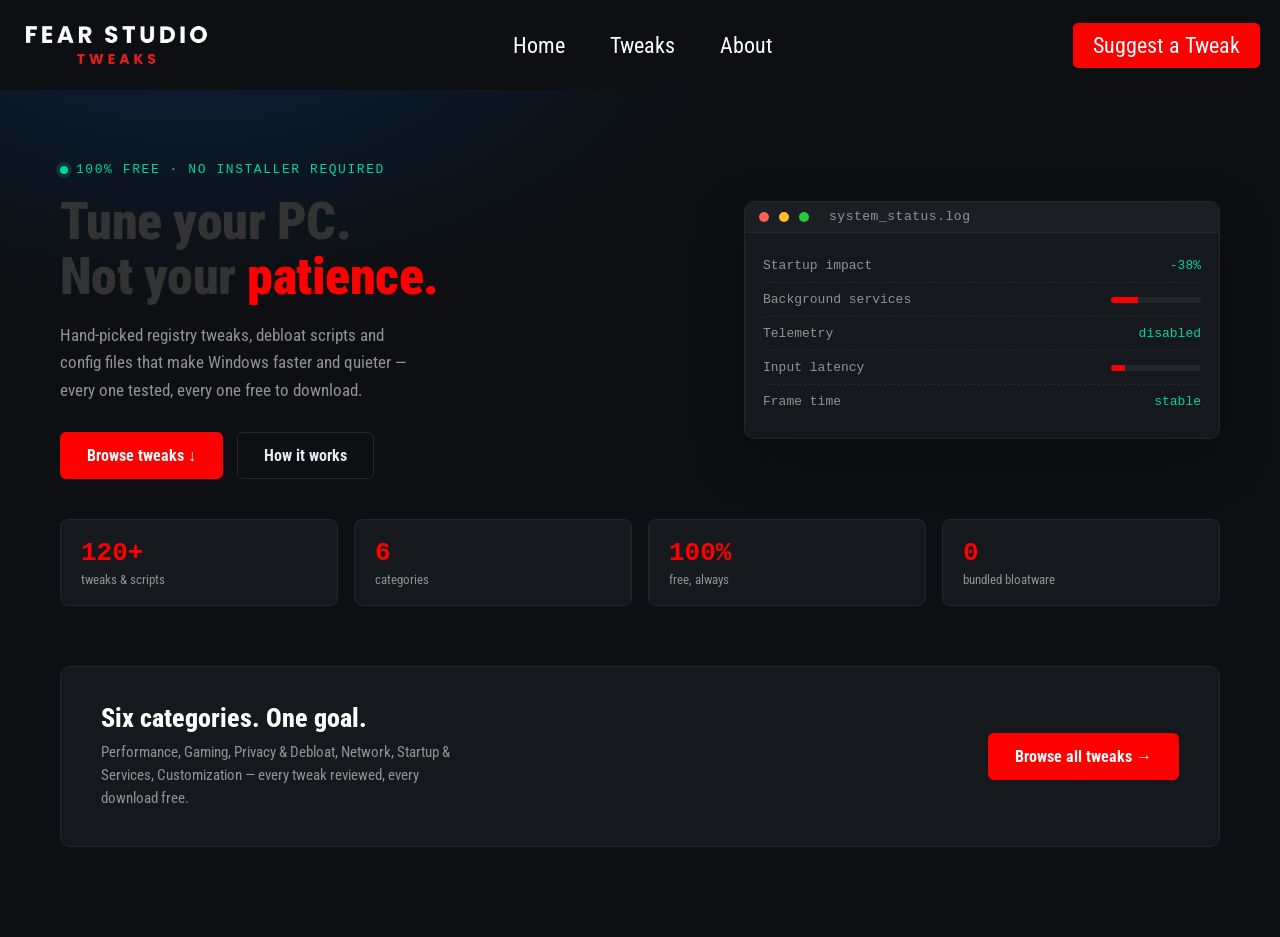
<file: index.html>
<!DOCTYPE html>
<html lang="en">
<head>
    <meta charset="UTF-8">
    <meta name="viewport" content="width=device-width, initial-scale=1.0">
    <link rel="stylesheet" href="CSS Files/index.css">
    <link rel="stylesheet" href="CSS Files/NavigationBar.css">
<link rel="icon" href="/images/logo/FearStudio Tweaks.png">


    <style>
@import url('https://fonts.googleapis.com/css2?family=Roboto+Condensed:ital,wght@0,100..900;1,100..900&display=swap');
</style>
 
    <title>Fear Studio Tweaks</title>
</head>
<body>

<nav class="navbar">
    <div class="logo">
        <img src="images/logo/FST.png" alt="Logo">
    </div>
    <div class="menu-left">
        <a href="index.html">Home</a>
        <a href="Tweaks.html">Tweaks</a>
        <a href="About.html">About</a>
    </div>

    <div class="menu-right">
        <a href="Suggest_a_tweak.html" class="cta-button">Suggest a Tweak</a>
        <div class="hamburger" onclick="toggleMobileMenu()">
            <span></span>
            <span></span>
            <span></span>
        </div>
    </div>
</nav>
<div id="mobileMenu" class="mobile-menu">
    <a href="#" class="closebtn" onclick="toggleMobileMenu()">&times;</a>
    <a href="index.html">Home</a>
    <a href="Tweaks.html">Tweaks</a>
    <a href="About.html">About</a>
    <a href="Suggest_a_tweak.html" class="cta-button">Suggest a Tweak</a>
</div>

<div class="page1">

    <div class="contentcenter">Welcome to the best free PC tweaks!</div>

    <!-- HERO -->
    <div class="hero">
        <div>
            <div class="hero-eyebrow">100% free · no installer required</div>
            <h1>Tune your PC.<br>Not your <span>patience.</span></h1>
            <p>Hand-picked registry tweaks, debloat scripts and config files that make Windows faster and quieter — every one tested, every one free to download.</p>
            <div class="hero-actions">
                <a href="Tweaks.html" class="btn btn-primary">Browse tweaks ↓</a>
                <a href="How_It_Works.html" class="btn btn-ghost">How it works</a>
            </div>
        </div>

        <div class="readout">
            <div class="readout-bar"><span></span><span></span><span></span><span class="readout-title">system_status.log</span></div>
            <div class="readout-body">
                <div class="readout-row"><span>Startup impact</span><b class="val-ok">-38%</b></div>
                <div class="readout-row"><span>Background services</span><div class="bar"><i style="width:30%"></i></div></div>
                <div class="readout-row"><span>Telemetry</span><b class="val-ok">disabled</b></div>
                <div class="readout-row"><span>Input latency</span><div class="bar"><i style="width:15%"></i></div></div>
                <div class="readout-row"><span>Frame time</span><b class="val-ok">stable</b></div>
            </div>
        </div>
    </div>

    <!-- STATS -->
    <div class="stats">
        <div class="stat"><div class="n">120+</div><div class="l">tweaks &amp; scripts</div></div>
        <div class="stat"><div class="n">6</div><div class="l">categories</div></div>
        <div class="stat"><div class="n">100%</div><div class="l">free, always</div></div>
        <div class="stat"><div class="n">0</div><div class="l">bundled bloatware</div></div>
    </div>

    <!-- TWEAKS TEASER -->
    <div class="tweaks-teaser">
        <div class="teaser-box">
            <div>
                <h2>Six categories. One goal.</h2>
                <p>Performance, Gaming, Privacy &amp; Debloat, Network, Startup &amp; Services, Customization — every tweak reviewed, every download free.</p>
            </div>
            <a href="Tweaks.html" class="btn btn-primary">Browse all tweaks →</a>
        </div>
    </div>

</div>

<script>
function toggleMobileMenu() {
    const menu = document.getElementById("mobileMenu");
    if (menu.style.width === "250px") {
        menu.style.width = "0";
    } else {
        menu.style.width = "250px";
    }
}
</script>

</body>
</html>
</file>
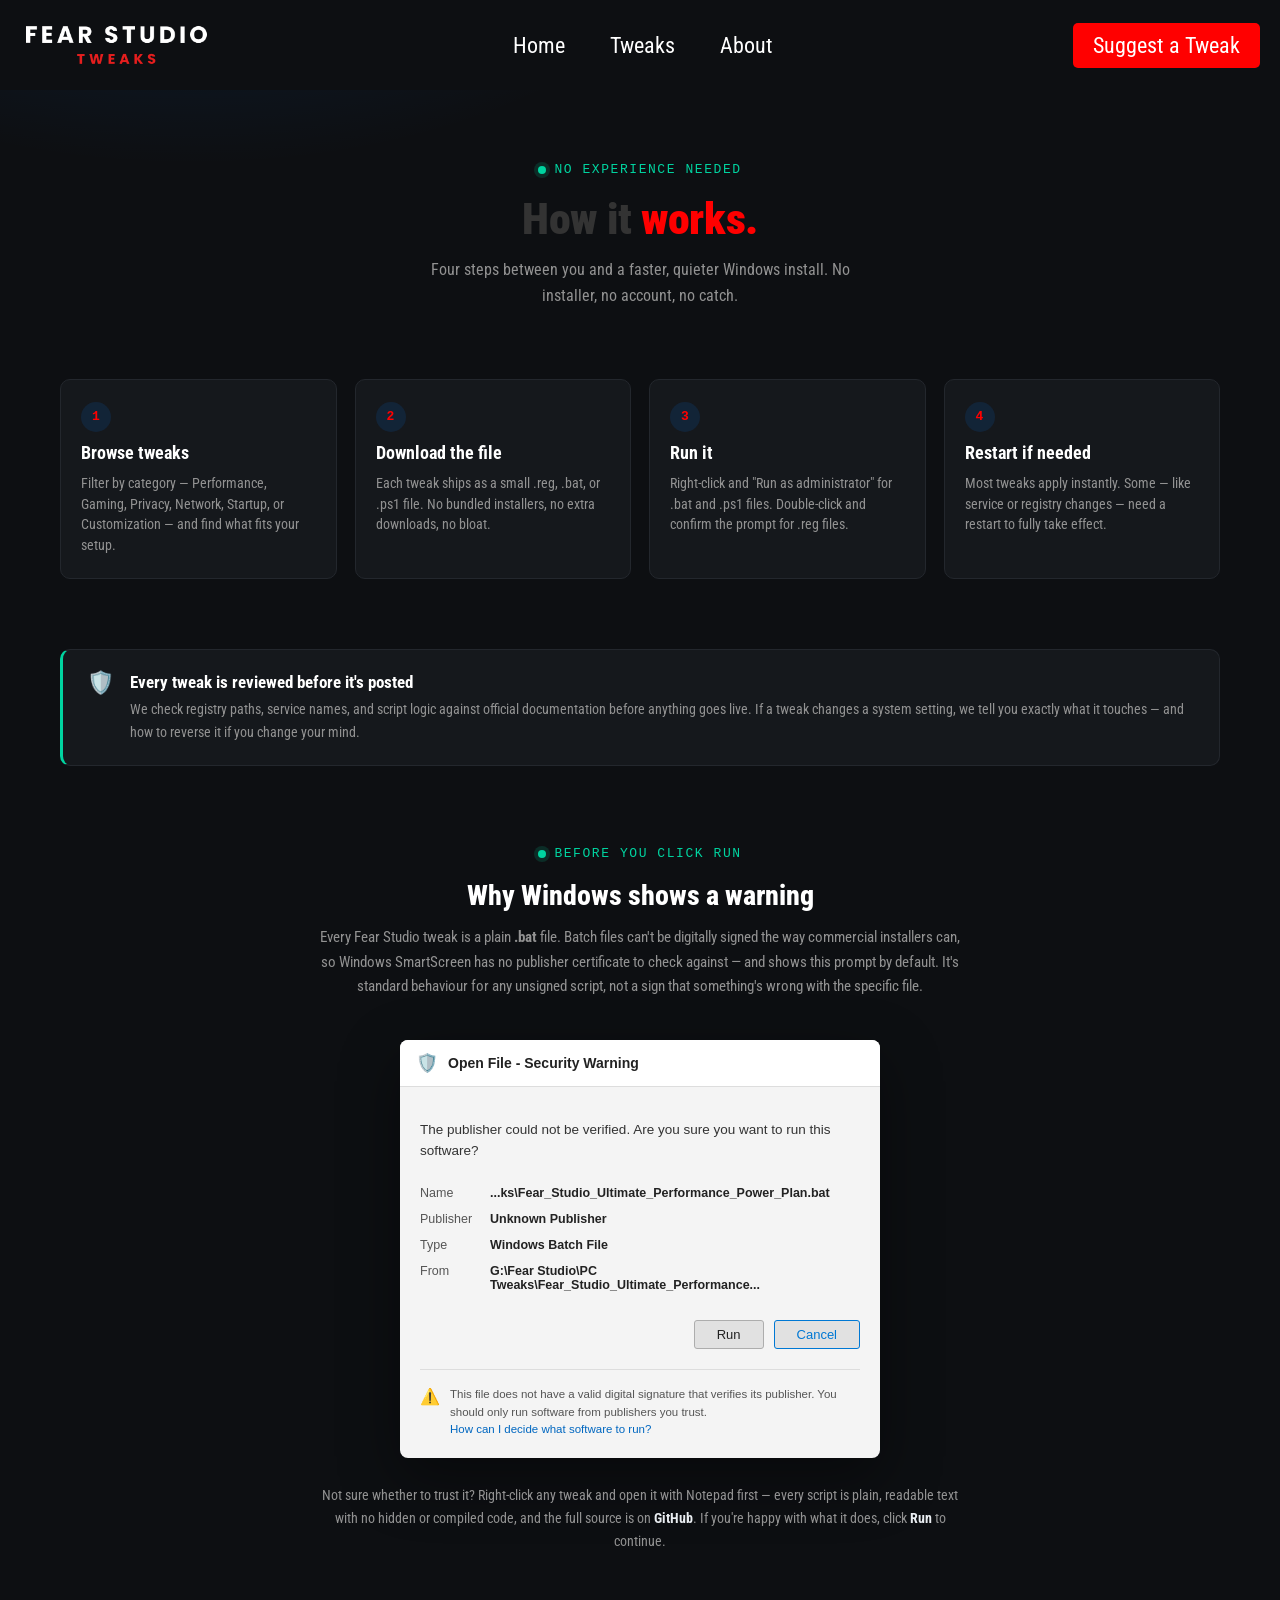
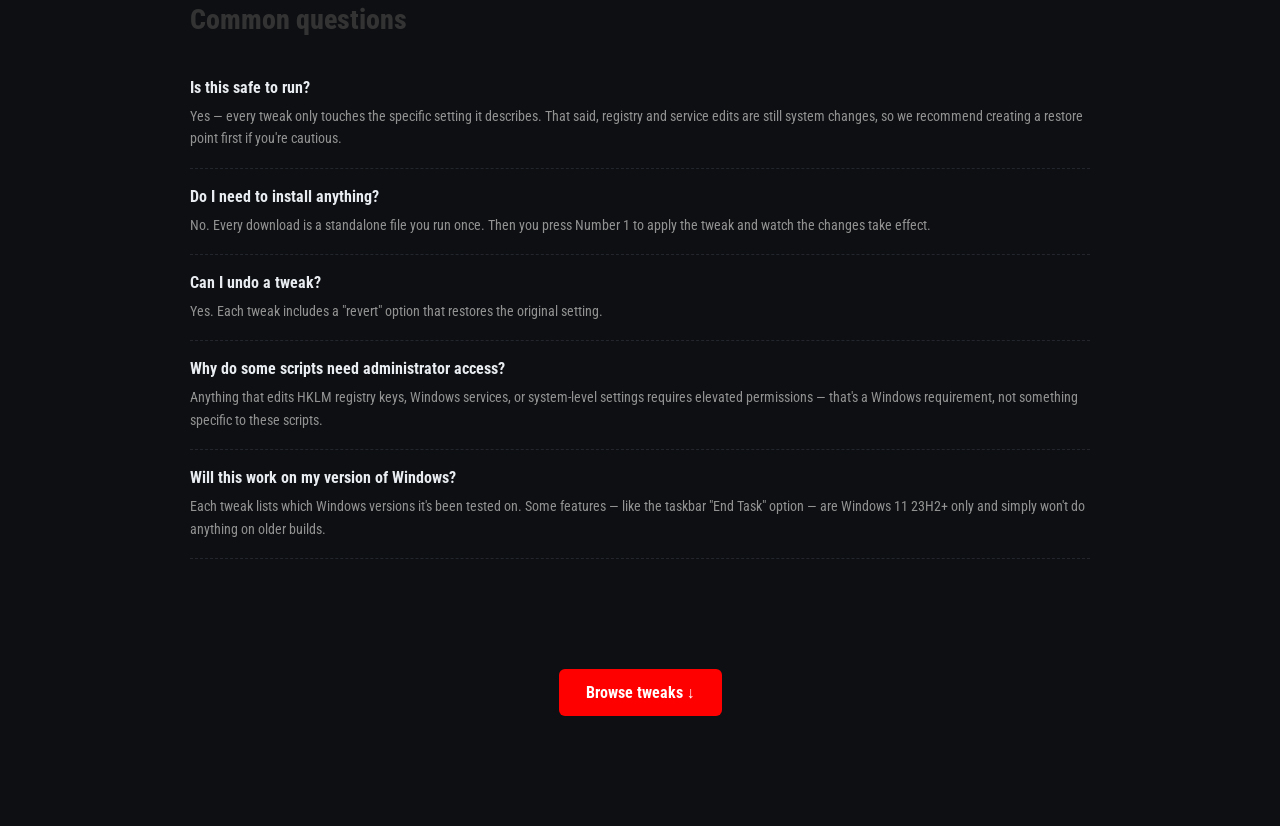
<file: How_It_Works.html>
<!DOCTYPE html>
<html lang="en">
<head>
    <meta charset="UTF-8">
    <meta name="viewport" content="width=device-width, initial-scale=1.0">
    <link rel="stylesheet" href="CSS Files/index.css">
    <link rel="stylesheet" href="CSS Files/NavigationBar.css">
    <link rel="stylesheet" href="CSS Files/How_It_Works.css">

<link rel="icon" href="/images/logo/FearStudio Tweaks.png">



    <title>How It Works - Fear Studio Tweaks</title>
</head>
<body>

<nav class="navbar">
    <div class="logo">
        <img src="images/logo/FST.png" alt="Logo">
    </div>
    <div class="menu-left">
        <a href="index.html">Home</a>
        <a href="index.html#tweaks">Tweaks</a>
        <a href="About.html">About</a>
    </div>

    <div class="menu-right">
        <a href="Suggest_a_tweak.html" class="cta-button">Suggest a Tweak</a>
        <div class="hamburger" onclick="toggleMobileMenu()">
            <span></span>
            <span></span>
            <span></span>
        </div>
    </div>
</nav>
<div id="mobileMenu" class="mobile-menu">
    <a href="#" class="closebtn" onclick="toggleMobileMenu()">&times;</a>
    <a href="index.html">Home</a>
    <a href="index.html#tweaks">Tweaks</a>
    <a href="About.html">About</a>
    <a href="Suggest_a_tweak.html" class="cta-button">Suggest a Tweak</a>
</div>

<div class="page1 locked">

    <!-- HERO -->
    <div class="hiw-hero">
        <div class="hero-eyebrow">no experience needed</div>
        <h1>How it <span>works.</span></h1>
        <p>Four steps between you and a faster, quieter Windows install. No installer, no account, no catch.</p>
    </div>

    <!-- STEPS -->
    <div class="steps-section">
        <div class="steps">

            <div class="step">
                <div class="step-num">1</div>
                <h3>Browse tweaks</h3>
                <p>Filter by category — Performance, Gaming, Privacy, Network, Startup, or Customization — and find what fits your setup.</p>
            </div>

            <div class="step">
                <div class="step-num">2</div>
                <h3>Download the file</h3>
                <p>Each tweak ships as a small .reg, .bat, or .ps1 file. No bundled installers, no extra downloads, no bloat.</p>
            </div>

            <div class="step">
                <div class="step-num">3</div>
                <h3>Run it</h3>
                <p>Right-click and "Run as administrator" for .bat and .ps1 files. Double-click and confirm the prompt for .reg files.</p>
            </div>

            <div class="step">
                <div class="step-num">4</div>
                <h3>Restart if needed</h3>
                <p>Most tweaks apply instantly. Some — like service or registry changes — need a restart to fully take effect.</p>
            </div>

        </div>
    </div>

    <!-- SAFETY -->
    <div class="safety-section">
        <div class="safety-box">
            <div class="icon">🛡️</div>
            <div>
                <h3>Every tweak is reviewed before it's posted</h3>
                <p>We check registry paths, service names, and script logic against official documentation before anything goes live. If a tweak changes a system setting, we tell you exactly what it touches — and how to reverse it if you change your mind.</p>
            </div>
        </div>
    </div>

    <!-- SMARTSCREEN WARNING -->
    <div class="hiw-warning">
        <div class="hero-eyebrow">before you click run</div>
        <h2>Why Windows shows a warning</h2>
        <p class="hiw-warning-intro">Every Fear Studio tweak is a plain <strong>.bat</strong> file. Batch files can't be digitally signed the way commercial installers can, so Windows SmartScreen has no publisher certificate to check against — and shows this prompt by default. It's standard behaviour for any unsigned script, not a sign that something's wrong with the specific file.</p>

        <div class="windows-warning">
            <div class="warning-title">
                <span class="warning-icon">🛡️</span>
                Open File - Security Warning
            </div>
            <div class="warning-body">
                <p class="warning-text">The publisher could not be verified. Are you sure you want to run this software?</p>
                <table class="warning-table">
                    <tr>
                        <td>Name</td>
                        <td>...ks\Fear_Studio_Ultimate_Performance_Power_Plan.bat</td>
                    </tr>
                    <tr>
                        <td>Publisher</td>
                        <td>Unknown Publisher</td>
                    </tr>
                    <tr>
                        <td>Type</td>
                        <td>Windows Batch File</td>
                    </tr>
                    <tr>
                        <td>From</td>
                        <td>G:\Fear Studio\PC Tweaks\Fear_Studio_Ultimate_Performance...</td>
                    </tr>
                </table>
                <div class="warning-buttons">
                    <button class="run-btn">Run</button>
                    <button class="cancel-btn">Cancel</button>
                </div>
                <div class="warning-footer">
                    <span class="warning-footer-icon">⚠️</span>
                    <p class="warning-footer-text">This file does not have a valid digital signature that verifies its publisher. You should only run software from publishers you trust.<br><a href="#">How can I decide what software to run?</a></p>
                </div>
            </div>
        </div>

        <p class="hiw-warning-note">Not sure whether to trust it? Right-click any tweak and open it with Notepad first — every script is plain, readable text with no hidden or compiled code, and the full source is on <strong>GitHub</strong>. If you're happy with what it does, click <strong>Run</strong> to continue.</p>
    </div>

    <!-- FAQ -->
    <div class="faq-section">
        <h2>Common questions</h2>

        <div class="faq-item">
            <h4>Is this safe to run?</h4>
            <p>Yes — every tweak only touches the specific setting it describes. That said, registry and service edits are still system changes, so we recommend creating a restore point first if you're cautious.</p>
        </div>

        <div class="faq-item">
            <h4>Do I need to install anything?</h4>
            <p>No. Every download is a standalone file you run once. Then you press Number 1 to apply the tweak and watch the changes take effect.</p>
        </div>

        <div class="faq-item">
            <h4>Can I undo a tweak?</h4>
            <p>Yes. Each tweak includes a "revert" option that restores the original setting.</p>
        </div>

        <div class="faq-item">
            <h4>Why do some scripts need administrator access?</h4>
            <p>Anything that edits HKLM registry keys, Windows services, or system-level settings requires elevated permissions — that's a Windows requirement, not something specific to these scripts.</p>
        </div>

        <div class="faq-item">
            <h4>Will this work on my version of Windows?</h4>
            <p>Each tweak lists which Windows versions it's been tested on. Some features — like the taskbar "End Task" option — are Windows 11 23H2+ only and simply won't do anything on older builds.</p>
        </div>
    </div>

    <!-- CTA -->
    <div class="hiw-cta">
        <a href="index.html#tweaks" class="btn btn-primary">Browse tweaks ↓</a>
    </div>

</div>




<script>
function toggleMobileMenu() {
    const menu = document.getElementById("mobileMenu");
    if (menu.style.width === "250px") {
        menu.style.width = "0";
    } else {
        menu.style.width = "250px";
    }
}
</script>

</body>
</html>
</file>
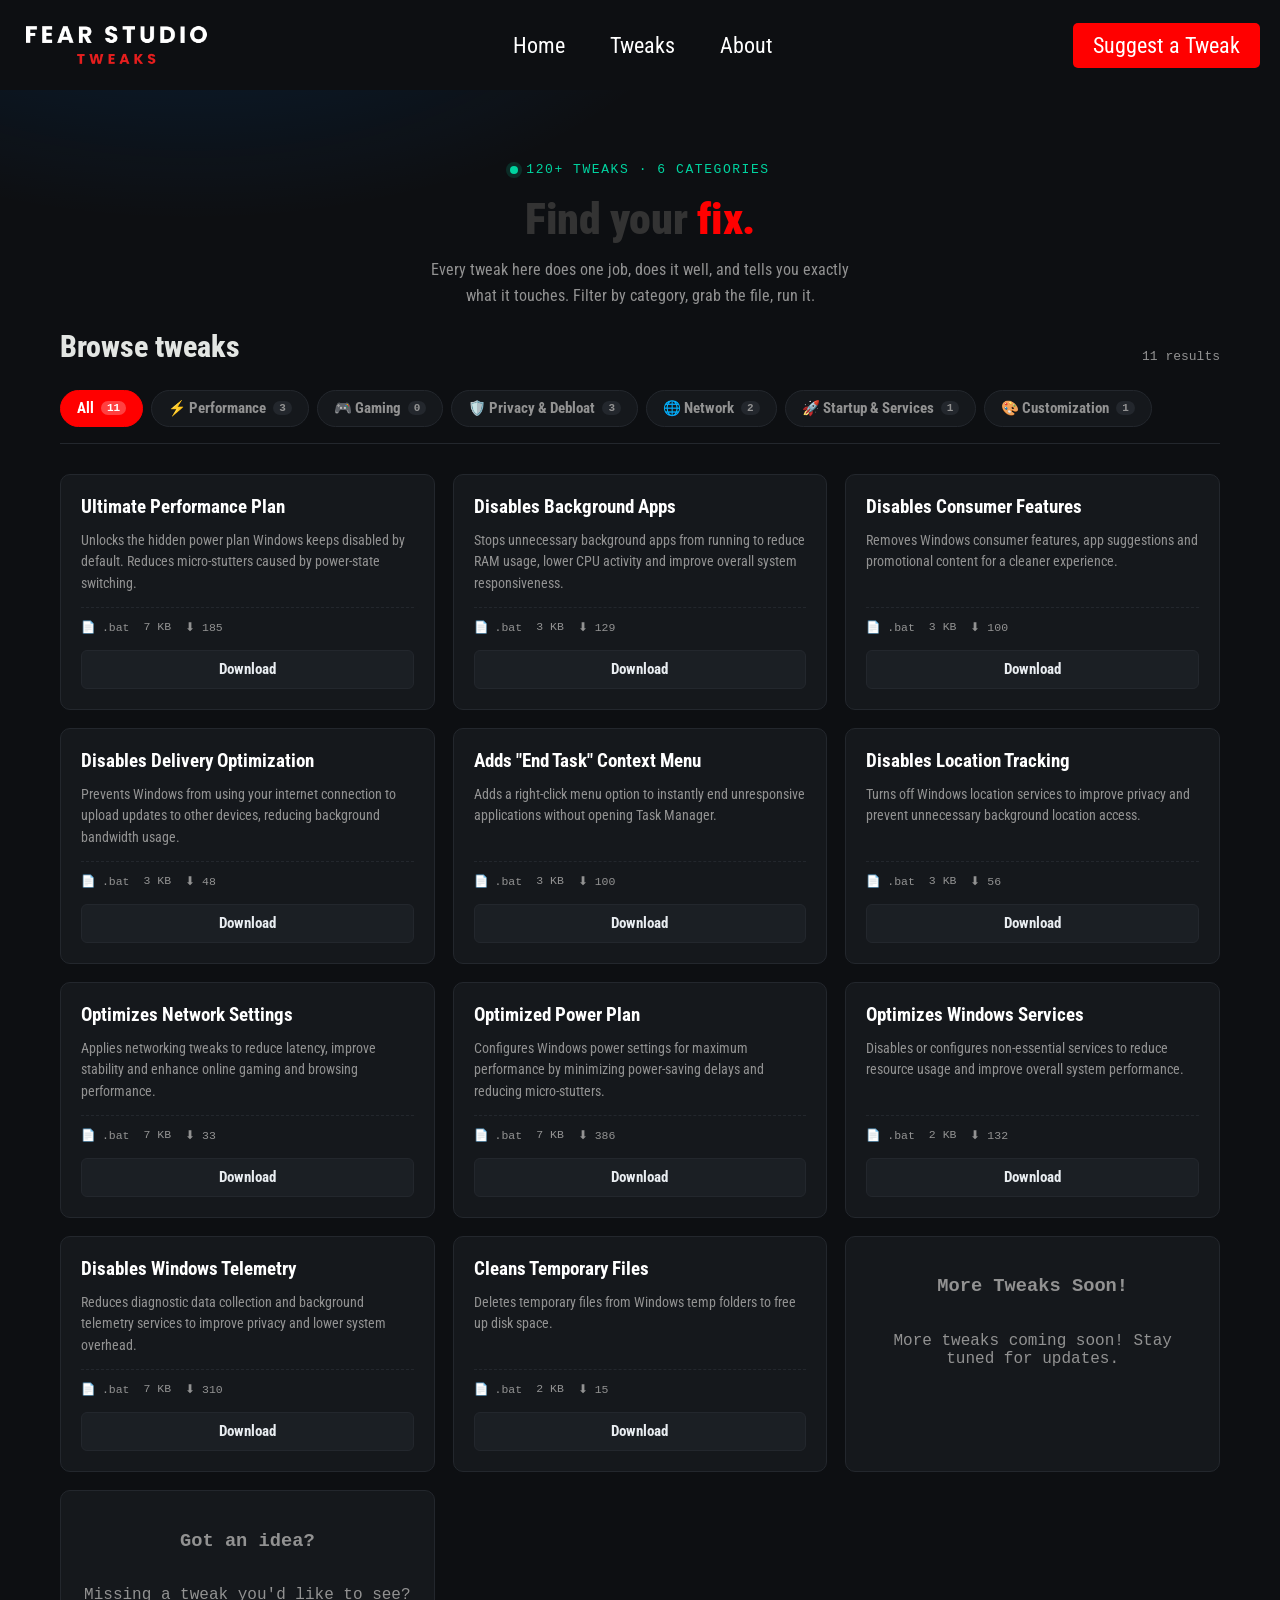
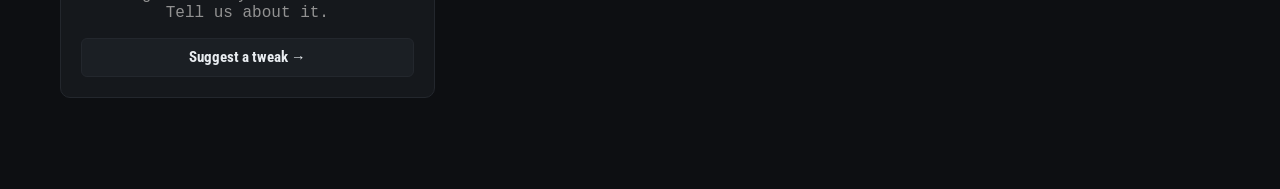
<file: Tweaks.html>
<!DOCTYPE html>
<html lang="en">
<head>
    <meta charset="UTF-8">
    <meta name="viewport" content="width=device-width, initial-scale=1.0">
    <link rel="stylesheet" href="CSS Files/index.css">
    <link rel="stylesheet" href="CSS Files/NavigationBar.css">
    <link rel="stylesheet" href="CSS Files/Tweaks.css">
<link rel="icon" href="/images/logo/FearStudio Tweaks.png">

    <style>
@import url('https://fonts.googleapis.com/css2?family=Roboto+Condensed:ital,wght@0,100..900;1,100..900&display=swap');
</style>

    <title>Tweaks - Fear Studio Tweaks</title>
</head>
<body>

<nav class="navbar">
    <div class="logo">
        <img src="images/logo/FST.png" alt="Logo">
    </div>
    <div class="menu-left">
        <a href="index.html">Home</a>
        <a href="Tweaks.html">Tweaks</a>
        <a href="About.html">About</a>
    </div>

    <div class="menu-right">
        <a href="Suggest_a_tweak.html" class="cta-button">Suggest a Tweak</a>
        <div class="hamburger" onclick="toggleMobileMenu()">
            <span></span>
            <span></span>
            <span></span>
        </div>
    </div>
</nav>
<div id="mobileMenu" class="mobile-menu">
    <a href="#" class="closebtn" onclick="toggleMobileMenu()">&times;</a>
    <a href="index.html">Home</a>
    <a href="Tweaks.html">Tweaks</a>
    <a href="About.html">About</a>
    <a href="Suggest_a_tweak.html" class="cta-button">Suggest a Tweak</a>
</div>

<div class="page1">

    <!-- HERO -->
    <div class="tw-hero">
        <div class="hero-eyebrow">120+ tweaks · 6 categories</div>
        <h1>Find your <span>fix.</span></h1>
        <p>Every tweak here does one job, does it well, and tells you exactly what it touches. Filter by category, grab the file, run it.</p>
    </div>

    <!-- TWEAKS -->
    <div class="tweaks-section" id="tweaks">
        <div class="section-head">
            <h2>Browse tweaks</h2>
            <div class="result-count"><span id="resultCount">1</span> results</div>
        </div>

        <div class="tabs" id="tabs">
            <button class="tab active" data-filter="all">All <span class="count"></span></button>
            <button class="tab" data-filter="performance">⚡ Performance <span class="count"></span></button>
            <button class="tab" data-filter="gaming">🎮 Gaming <span class="count"></span></button>
            <button class="tab" data-filter="privacy">🛡️ Privacy &amp; Debloat <span class="count"></span></button>
            <button class="tab" data-filter="network">🌐 Network <span class="count"></span></button>
            <button class="tab" data-filter="startup">🚀 Startup &amp; Services <span class="count"></span></button>
            <button class="tab" data-filter="customization">🎨 Customization <span class="count"></span></button>
        </div>

        <div class="grid" id="grid">

            <div class="card" data-cat="performance">

                <h3>Ultimate Performance Plan</h3>
                <p>Unlocks the hidden power plan Windows keeps disabled by default. Reduces micro-stutters caused by power-state switching.</p>
                <div class="card-meta"><span>📄 .bat</span><span>7 KB</span><span>⬇ 185</span></div>
                <a href="Tweak_Files/Power_Plan/FearStudioPowerPlan.bat" class="card-dl">Download</a>
            </div>

             <div class="card" data-cat="Performance">

                <h3>Disables Background Apps</h3>
                <p>Stops unnecessary background apps from running to reduce RAM usage, lower CPU activity and improve overall system responsiveness.</p>
                <div class="card-meta"><span>📄 .bat</span><span>3 KB</span><span>⬇ 129</span></div>
                <a href="Tweak_Files/Background Apps Disable/Background_Apps_Disable.bat" class="card-dl">Download</a>
            </div>

            <div class="card" data-cat="privacy">

                <h3>Disables Consumer Features</h3>
                <p>Removes Windows consumer features, app suggestions and promotional content for a cleaner experience.</p>
                <div class="card-meta"><span>📄 .bat</span><span>3 KB</span><span>⬇ 100</span></div>
                <a href="Tweak_Files/Consumer Features Disable/Consumer_Features_Disable.bat" class="card-dl">Download</a>
            </div>

            <div class="card" data-cat="network">

                <h3>Disables Delivery Optimization</h3>
                <p>Prevents Windows from using your internet connection to upload updates to other devices, reducing background bandwidth usage.</p>
                <div class="card-meta"><span>📄 .bat</span><span>3 KB</span><span>⬇ 48</span></div>
                <a href="Tweak_Files/Delivery Optimization - Disable/Delivery_Optimization.bat" class="card-dl">Download</a>
            </div>

            <div class="card" data-cat="customization">

                <h3>Adds "End Task" Context Menu</h3>
                <p>Adds a right-click menu option to instantly end unresponsive applications without opening Task Manager.</p>
                <div class="card-meta"><span>📄 .bat</span><span>3 KB</span><span>⬇ 100</span></div>
                <a href="Tweak_Files/End_With_Right_Click/End_With_Right_Click.bat" class="card-dl">Download</a>
            </div>

            <div class="card" data-cat="privacy">

                <h3>Disables Location Tracking</h3>
                <p>Turns off Windows location services to improve privacy and prevent unnecessary background location access.</p>
                <div class="card-meta"><span>📄 .bat</span><span>3 KB</span><span>⬇ 56</span></div>
                <a href="Tweak_Files/Location Tracking/Location_Tracking.bat" class="card-dl">Download</a>
            </div>


            <div class="card" data-cat="network">

                <h3>Optimizes Network Settings</h3>
                <p>Applies networking tweaks to reduce latency, improve stability and enhance online gaming and browsing performance.</p>
                <div class="card-meta"><span>📄 .bat</span><span>7 KB</span><span>⬇ 33</span></div>
                <a href="Tweak_Files/Network/FearStudioNetworkTweak.bat" class="card-dl">Download</a>
            </div>

            <div class="card" data-cat="performance">

                <h3>Optimized Power Plan</h3>
                <p>Configures Windows power settings for maximum performance by minimizing power-saving delays and reducing micro-stutters.</p>
                <div class="card-meta"><span>📄 .bat</span><span>7 KB</span><span>⬇ 386</span></div>
                <a href="Tweak_Files/Power_Plan/FearStudioPowerPlan.bat" class="card-dl">Download</a>
            </div>

            <div class="card" data-cat="startup">

                <h3>Optimizes Windows Services</h3>
                <p>Disables or configures non-essential services to reduce resource usage and improve overall system performance.</p>
                <div class="card-meta"><span>📄 .bat</span><span>2 KB</span><span>⬇ 132</span></div>
                <a href="Tweak_Files/Services Optimizer/Services_Optimizer.bat" class="card-dl">Download</a>
            </div>

            <div class="card" data-cat="privacy">

                <h3>Disables Windows Telemetry</h3>
                <p>Reduces diagnostic data collection and background telemetry services to improve privacy and lower system overhead.</p>
                <div class="card-meta"><span>📄 .bat</span><span>7 KB</span><span>⬇ 310</span></div>
                <a href="Tweak_Files/Telemetry Disable/Telemetry Disable.bat" class="card-dl">Download</a>
            </div>

             <div class="card" data-cat="performance">

                <h3>Cleans Temporary Files </h3>
                <p>Deletes temporary files from Windows temp folders to free up disk space.</p>
                <div class="card-meta"><span>📄 .bat</span><span>2 KB</span><span>⬇ 15</span></div>
                <a href="Tweak_Files/Temp Files Delete/Temp_Files_Delete.bat" class="card-dl">Download</a>
            </div>



            <div class="template-card" data-cat="performance">

                <h3>More Tweaks Soon!</h3>
                <p>More tweaks coming soon! Stay tuned for updates.</p>

            </div>

            <div class="template-card">
                <h3>Got an idea?</h3>
                <p>Missing a tweak you'd like to see? Tell us about it.</p>
                <a href="Suggest_a_tweak.html" class="card-dl" style="margin-top:auto;">Suggest a tweak →</a>
            </div>

        </div>
    </div>

</div>

<script>
function toggleMobileMenu() {
    const menu = document.getElementById("mobileMenu");
    if (menu.style.width === "250px") {
        menu.style.width = "0";
    } else {
        menu.style.width = "250px";
    }
}

// Category filtering + live counts
const tabs = document.querySelectorAll('.tab');
// Only real tweak cards count — .template-card cards are excluded
const cards = document.querySelectorAll('.card');
const resultCount = document.getElementById('resultCount');

function updateTabCounts() {
    tabs.forEach(tab => {
        const countSpan = tab.querySelector('.count');
        if (!countSpan) return;
        const filter = tab.dataset.filter;
        const count = filter === 'all'
            ? cards.length
            : document.querySelectorAll(`.card[data-cat="${filter}"]`).length;
        countSpan.textContent = count;
    });
}

function applyFilter(filter) {
    let visible = 0;
    cards.forEach(card => {
        const match = filter === 'all' || card.dataset.cat === filter;
        card.classList.toggle('hidden', !match);
        if (match) visible++;
    });
    resultCount.textContent = visible;
}

tabs.forEach(tab => {
    tab.addEventListener('click', () => {
        tabs.forEach(t => t.classList.remove('active'));
        tab.classList.add('active');
        applyFilter(tab.dataset.filter);
    });
});

// Initialize counts and results on page load
updateTabCounts();
applyFilter('all');
</script>

</body>
</html>
</file>
<file: CSS Files/index.css>
:root{
    --bg: #0d0f12;
    --panel: #15181c;
    --panel-2: #1b1f24;
    --line: #23272d;
    --text: #e9edf1;
    --text-dim: #929292;
    --accent: #ff0000;
    --accent-dim: #b30000;
    --ok: #00d4a0;
    --warn: #ff5c5c;
    --mono: "Roboto Mono", monospace;
}

body{ background-color: var(--bg); color: var(--text); }

.contentcenter{ display:none; } /* replaced by hero below */

.page1{
    padding: 0;
    width: 100%;
    height: auto;
    min-height: calc(100vh - 70px);
    background:
        radial-gradient(ellipse 900px 500px at 15% -10%, rgba(0,123,255,0.16), transparent 60%),
        var(--bg);
}

/* ---------- HERO ---------- */
.hero{
    max-width: 1160px;
    margin: 0 auto;
    padding: 72px 24px 40px;
    display: grid;
    grid-template-columns: 1.15fr 0.85fr;
    gap: 40px;
    align-items: center;
}
.hero-eyebrow{
    font-family: var(--mono);
    font-size: 13px;
    letter-spacing: 0.12em;
    color: var(--ok);
    text-transform: uppercase;
    display: flex;
    align-items: center;
    gap: 8px;
    margin-bottom: 18px;
}
.hero-eyebrow::before{
    content:"";
    width: 8px; height: 8px; border-radius: 50%;
    background: var(--ok);
    box-shadow: 0 0 0 4px rgba(0,212,160,0.15);
}
.hero h1{
    font-family: "Roboto Condensed", sans-serif;
    font-weight: 900;
    font-size: 52px;
    line-height: 1.05;
    margin: 0 0 18px;
    letter-spacing: -0.01em;
}
.hero h1 span{ color: var(--accent); }
.hero p{
    color: var(--text-dim);
    font-size: 17px;
    line-height: 1.6;
    max-width: 46ch;
    margin: 0 0 28px;
}
.hero-actions{ display:flex; gap: 14px; flex-wrap: wrap; }
.btn{
    font-family: "Roboto Condensed", sans-serif;
    font-weight: 700;
    font-size: 16px;
    padding: 13px 26px;
    border-radius: 6px;
    text-decoration: none;
    cursor: pointer;
    border: 1px solid transparent;
    transition: 0.2s ease;
    display: inline-flex;
    align-items: center;
    gap: 8px;
}
.btn-primary{ background: var(--accent); color: #fff; }
.btn-primary:hover{ background: var(--accent-dim); }
.btn-ghost{ background: transparent; color: var(--text); border-color: var(--line); }
.btn-ghost:hover{ border-color: var(--accent); color: var(--accent); }

/* readout panel */
.readout{
    

    background: var(--panel);
    border: 1px solid var(--line);
    border-radius: 10px;
    font-family: var(--mono);
    font-size: 13px;
    overflow: hidden;
    box-shadow: 0 20px 50px rgba(0,0,0,0.35);
}
.readout-bar{

   
    display:flex; align-items:center; gap: 10px;
    padding: 10px 14px;
    background: var(--panel-2);
    border-bottom: 1px solid var(--line);
    color: var(--text-dim);
}
.readout-bar span{
    width:10px; height:10px; border-radius:50%;
text-align:center; line-height:10px; font-size: 13px;
}
.readout-bar span:nth-child(1){ background:#ff5f56; }
.readout-bar span:nth-child(2){ background:#ffbd2e; }
.readout-bar span:nth-child(3){ background:#27c93f; }
.readout-title{
    margin-left: 10px;
    font-size: 12px;
    letter-spacing: 0.04em;
}
.readout-body{ padding: 16px 18px 20px; }
.readout-row{
    display:flex; justify-content:space-between; align-items:center;
    padding: 9px 0; border-bottom: 1px dashed var(--line);
    color: var(--text-dim);
}
.readout-row:last-child{ border-bottom: none; }
.readout-row b{ color: var(--text); font-weight: 500; }
.readout-row .val-ok{ color: var(--ok); }
.readout-row .bar{
    width: 90px; height: 6px; background: var(--line); border-radius: 3px; overflow:hidden;
}
.readout-row .bar i{ display:block; height:100%; background: var(--accent); }

/* ---------- STATS STRIP ---------- */
.stats{
    max-width: 1160px;
    margin: 0 auto;
    padding: 0 24px 50px;
    display: grid;
    grid-template-columns: repeat(4, 1fr);
    gap: 16px;
}
.stat{
    background: var(--panel);
    border: 1px solid var(--line);
    border-radius: 8px;
    padding: 18px 20px;
}
.stat .n{
    font-family: var(--mono);
    font-size: 26px;
    font-weight: 700;
    color: var(--accent);
}
.stat .l{
    font-size: 13px;
    color: var(--text-dim);
    margin-top: 4px;
}

/* ---------- HOMEPAGE TWEAKS TEASER ---------- */
.tweaks-teaser{
    max-width: 1160px;
    margin: 0 auto;
    padding: 10px 24px 90px;
}
.teaser-box{
    background: var(--panel);
    border: 1px solid var(--line);
    border-radius: 10px;
    padding: 36px 40px;
    display: flex;
    justify-content: space-between;
    align-items: center;
    gap: 24px;
    flex-wrap: wrap;
}
.teaser-box h2{
    font-family: "Roboto Condensed", sans-serif;
    font-size: 26px;
    font-weight: 800;
    margin: 0 0 8px;
    color: white;
}
.teaser-box p{
    color: var(--text-dim);
    font-size: 14.5px;
    line-height: 1.6;
    margin: 0;
    max-width: 52ch;
}
.teaser-box .btn{ flex-shrink: 0; }

@media screen and (max-width: 620px){
    .teaser-box{ flex-direction: column; align-items: flex-start; }
}

/* ---------- RESPONSIVE ---------- */
@media screen and (max-width: 980px){
    .hero{ grid-template-columns: 1fr; padding-top: 50px; }
    .stats{ grid-template-columns: repeat(2,1fr); }
}
@media screen and (max-width: 620px){
    .hero h1{ font-size: 38px; }
    .stats{ grid-template-columns: 1fr 1fr; }
}
</file>
<file: CSS Files/NavigationBar.css>
body {
    margin: 0;
    font-family: "Roboto Condensed", sans-serif;
   
    color: #333;
    
}
/* NAVBAR */
.navbar {
    display: flex;
    justify-content: space-between;
    align-items: center;
    background-color: #33333300;

    color: white;
    padding: 10px 20px;
    height: 70px;
    box-shadow: 0 2px 5px rgba(0,0,0,0.2);
    font-size: 22px;
}

/* LEFT MENU */
.menu-left,
.menu-right {
    display: flex;
    align-items: center;
    gap: 15px;
}

/* LOGO */
.logo img {
    padding-top: 5px;
    max-height: 50px;
    width: auto;
}


/* LINKS */
.navbar a {
    color: white;
    text-decoration: none;
    transition: 0.3s ease;
}

.navbar a:not(.cta-button) {
    padding: 10px 15px;
    border-radius: 5px;
}

.navbar a:not(.cta-button):hover {
    background-color: rgba(255, 255, 255, 0.082);
}


/* CONTACT BUTTON */
.cta-button {
    background-color: #ff0000;
    color: white;
    padding: 10px 20px;
    border-radius: 5px;
    text-decoration: none;
    transition: 0.3s ease;
}

.cta-button:hover {
    background-color: #b30000;
}


/* HAMBURGER MENU */
.hamburger {
    display: none;
    cursor: pointer;
    flex-direction: column;
    justify-content: space-between;
    width: 30px;
    height: 25px;
}

.hamburger span {
    width: 100%;
    height: 3px;
    background-color: white;
    border-radius: 5px;
    transition: 0.3s ease;
}


/* MOBILE SIDE MENU */
.mobile-menu {
    height: 100%;
    width: 0;
    position: fixed;
    z-index: 999;
    top: 0;
    left: 0;
    background-color: #111;
    overflow-x: hidden;
    transition: 0.5s ease;
    padding-top: 60px;
    box-shadow: 3px 0 10px rgba(0,0,0,0.3);
}


.mobile-menu a {
    display: block;
    padding: 15px 25px;
    font-size: 22px;
    color: white;
    text-decoration: none;
    transition: 0.3s ease;
}


.mobile-menu a:hover {
    color: #007bff;
}


/* CLOSE BUTTON */
.mobile-menu .closebtn {
    position: absolute;
    top: 10px;
    right: 25px;
    font-size: 40px;
}


/* HAMBURGER ANIMATION */
.hamburger.active span:nth-child(1) {
    transform: rotate(45deg) translate(5px,5px);
}

.hamburger.active span:nth-child(2) {
    opacity: 0;
}

.hamburger.active span:nth-child(3) {
    transform: rotate(-45deg) translate(5px,-5px);
}


/* MOBILE RESPONSIVE */
@media screen and (max-width:768px) {

    .menu-left {
        display: none;
    }

    .menu-right .cta-button {
        display: none;
    }

    .hamburger {
        display: flex;
    }

}


/* DESKTOP ONLY */
@media screen and (min-width:769px) {

    .mobile-menu {
        display: none;
    }

}
</file>
<file: CSS Files/How_It_Works.css>
@import url('https://fonts.googleapis.com/css2?family=Roboto+Condensed:ital,wght@0,100..900;1,100..900&display=swap');

/* ---------- HOW IT WORKS PAGE ---------- */
.hiw-hero{
    max-width: 1160px;
    margin: 0 auto;
    padding: 72px 24px 20px;
    text-align: center;
}
.hiw-hero .hero-eyebrow{
    justify-content: center;
}
.hiw-hero h1{
    font-family: "Roboto Condensed", sans-serif;
    font-weight: 900;
    font-size: 44px;
    line-height: 1.1;
    margin: 0 0 14px;
    letter-spacing: -0.01em;
}
.hiw-hero h1 span{ color: var(--accent); }
.hiw-hero p{
    color: var(--text-dim);
    font-size: 16px;
    line-height: 1.6;
    max-width: 56ch;
    margin: 0 auto;
}

.steps-section{
    max-width: 1160px;
    margin: 0 auto;
    padding: 50px 24px 30px;
}
.steps{
    display: grid;
    grid-template-columns: repeat(4, 1fr);
    gap: 18px;
}
.step{
    background: var(--panel);
    border: 1px solid var(--line);
    border-radius: 10px;
    padding: 22px 20px;
    display: flex;
    flex-direction: column;
    gap: 10px;
    position: relative;
    transition: 0.2s ease;
}
.step:hover{
    border-color: var(--accent);
    transform: translateY(-3px);
    box-shadow: 0 14px 30px rgba(0,0,0,0.3);
}
.step-num{
    font-family: var(--mono);
    font-size: 13px;
    font-weight: 700;
    color: var(--accent);
    background: rgba(0,123,255,0.12);
    width: 30px;
    height: 30px;
    border-radius: 50%;
    display: flex;
    align-items: center;
    justify-content: center;
}
.step h3{
    color: white;
    font-family: "Roboto Condensed", sans-serif;
    font-size: 18px;
    margin: 0;
}
.step p{
    font-size: 13.5px;
    color: var(--text-dim);
    line-height: 1.55;
    margin: 0;
}

.safety-section{
    max-width: 1160px;
    margin: 0 auto;
    padding: 40px 24px;
}
.safety-box{
    background: var(--panel);
    border: 1px solid var(--line);
    border-left: 3px solid var(--ok);
    border-radius: 10px;
    padding: 22px 24px;
    display: flex;
    gap: 16px;
    align-items: flex-start;
}
.safety-box .icon{
    font-size: 22px;
    line-height: 1;
}
.safety-box h3{
    color: white;
    font-family: "Roboto Condensed", sans-serif;
    font-size: 17px;
    margin: 0 0 6px;
}
.safety-box p{
    font-size: 14px;
    color: var(--text-dim);
    line-height: 1.6;
    margin: 0;
}

.faq-section{
    max-width: 900px;
    margin: 0 auto;
    padding: 30px 24px 90px;
}
.faq-section h2{
    font-family: "Roboto Condensed", sans-serif;
    font-size: 28px;
    font-weight: 800;
    margin: 0 0 24px;
}
.faq-item{
    border-bottom: 1px dashed var(--line);
    padding: 18px 0;
}
.faq-item:first-child{ padding-top: 0; }
.faq-item h4{
    font-family: "Roboto Condensed", sans-serif;
    font-size: 16px;
    color: var(--text);
    margin: 0 0 8px;
}
.faq-item p{
    font-size: 14px;
    color: var(--text-dim);
    line-height: 1.6;
    margin: 0;
}

.hiw-cta{
    
    max-width: 1160px;
    margin: 0 auto 90px;
    padding: 20px 24px;
    text-align: center;
}

/* ---------- SMARTSCREEN WARNING EXPLAINER ---------- */
.hiw-warning{
    max-width: 900px;
    margin: 0 auto;
    padding: 40px 24px 20px;
    text-align: center;
}
.hiw-warning .hero-eyebrow{
    justify-content: center;
}
.hiw-warning h2{
    font-family: "Roboto Condensed", sans-serif;
    font-size: 28px;
    font-weight: 800;
    color: white;
    margin: 0 0 14px;
}
.hiw-warning-intro{
    color: var(--text-dim);
    font-size: 14.5px;
    line-height: 1.7;
    max-width: 640px;
    margin: 0 auto;
}

/* Fake Windows "Open File - Security Warning" dialog */
.windows-warning{
    margin: 40px auto 0;
    max-width: 480px;
    background: #f4f4f4;
    color: #222;
    border-radius: 8px;
    overflow: hidden;
    box-shadow: 0 20px 60px rgba(0,0,0,.4);
    text-align: left;
    font-family: "Segoe UI", Tahoma, Arial, sans-serif;
}
.warning-title{
    background: #ffffff;
    padding: 12px 16px;
    border-bottom: 1px solid #ddd;
    font-weight: 600;
    font-size: 14px;
    display: flex;
    gap: 10px;
    align-items: center;
}
.warning-icon{ font-size: 18px; }
.warning-body{ padding: 20px; }
.warning-text{
    margin-bottom: 18px;
    color: #333;
    line-height: 1.55;
    font-size: 13.5px;
}
.warning-table{
    width: 100%;
    border-collapse: collapse;
    font-size: 12.5px;
}
.warning-table td{
    padding: 6px 0;
    vertical-align: top;
}
.warning-table td:first-child{
    width: 70px;
    color: #555;
}
.warning-table td:last-child{
    font-weight: 600;
    word-break: break-word;
}
.warning-buttons{
    display: flex;
    justify-content: flex-end;
    gap: 10px;
    margin-top: 22px;
}
.run-btn, .cancel-btn{
    font-family: "Segoe UI", Tahoma, Arial, sans-serif;
    font-size: 13px;
    padding: 6px 22px;
    border-radius: 3px;
    cursor: default;
}
.run-btn{
    background: #e1e1e1;
    border: 1px solid #adadad;
    color: #222;
}
.cancel-btn{
    background: #e1e1e1;
    border: 1px solid #0078D4;
    color: #0078D4;
}
.warning-footer{
    display: flex;
    gap: 10px;
    align-items: flex-start;
    margin-top: 20px;
    padding-top: 16px;
    border-top: 1px solid #ddd;
}
.warning-footer-icon{
    font-size: 16px;
    line-height: 1.4;
    flex-shrink: 0;
}
.warning-footer-text{
    font-size: 11.5px;
    color: #555;
    line-height: 1.5;
    margin: 0;
}
.warning-footer-text a{
    color: #0067c0;
    text-decoration: none;
}
.warning-footer-text a:hover{ text-decoration: underline; }

.hiw-warning-note{
    max-width: 640px;
    margin: 26px auto 0;
    color: var(--text-dim);
    font-size: 13.5px;
    line-height: 1.7;
}
.hiw-warning-note strong{ color: var(--text); }

@media screen and (max-width: 980px){
    .steps{ grid-template-columns: repeat(2, 1fr); }
}
@media screen and (max-width: 620px){
    .hiw-hero h1{ font-size: 32px; }
    .steps{ grid-template-columns: 1fr; }
    .safety-box{ flex-direction: column; }
    .windows-warning{ max-width: 100%; }
}
</file>
<file: CSS Files/Tweaks.css>
/* ---------- TWEAKS PAGE HERO ---------- */
.tw-hero{
    max-width: 1160px;
    margin: 0 auto;
    padding: 72px 24px 10px;
    text-align: center;
}
.tw-hero .hero-eyebrow{
    justify-content: center;
}
.tw-hero h1{
    font-family: "Roboto Condensed", sans-serif;
    font-weight: 900;
    font-size: 44px;
    line-height: 1.1;
    margin: 0 0 14px;
    letter-spacing: -0.01em;
}
.tw-hero h1 span{ color: var(--accent); }
.tw-hero p{
    color: var(--text-dim);
    font-size: 16px;
    line-height: 1.6;
    max-width: 56ch;
    margin: 0 auto;
}

@media screen and (max-width: 620px){
    .tw-hero h1{ font-size: 32px; }
}

/* ---------- CATEGORY TABS ---------- */
.tweaks-section{
    max-width: 1160px;
    margin: 0 auto;
    padding: 10px 24px 90px;
}
.section-head{
    color: rgb(227, 230, 227);
    display:flex; justify-content:space-between; align-items:flex-end;
    flex-wrap: wrap; gap: 16px;
    margin-bottom: 26px;
}
.section-head h2{
    font-family: "Roboto Condensed", sans-serif;
    font-size: 30px;
    font-weight: 800;
    margin: 0;
}
.result-count{
    font-family: var(--mono);
    font-size: 13px;
    color: var(--text-dim);
}

.tabs{
    display:flex; gap: 8px; flex-wrap: wrap;
    margin-bottom: 30px;
    border-bottom: 1px solid var(--line);
    padding-bottom: 16px;
}
.tab{
    font-family: "Roboto Condensed", sans-serif;
    font-weight: 700;
    font-size: 14.5px;
    color: var(--text-dim);
    background: var(--panel);
    border: 1px solid var(--line);
    padding: 9px 16px;
    border-radius: 20px;
    cursor: pointer;
    transition: 0.2s ease;
    display:flex; align-items:center; gap:7px;
}
.tab .count{
    font-family: var(--mono);
    font-size: 11px;
    background: var(--line);
    color: var(--text-dim);
    padding: 1px 6px;
    border-radius: 10px;
}
.tab:hover{ color: var(--text); border-color: #33393f; }
.tab.active{
    background: var(--accent);
    border-color: var(--accent);
    color: #fff;
}
.tab.active .count{ background: rgba(255,255,255,0.25); color:#fff; }

/* ---------- CARDS ---------- */
.grid{
    display: grid;
    grid-template-columns: repeat(3, 1fr);
    gap: 18px;
}
.card{
    background: var(--panel);
    border: 1px solid var(--line);
    border-radius: 10px;
    padding: 20px;
    display: flex;
    flex-direction: column;
    gap: 12px;
    transition: 0.2s ease;
}
.template-card{
    text-align: center;
    color: var(--text-dim);
    font-family: var(--mono);
    background: var(--panel);
    border: 1px solid var(--line);
    border-radius: 10px;
    padding: 20px;
    display: flex;
    flex-direction: column;

    transition: 0.2s ease;
}
.template-card:hover{
    border-color: var(--accent);
    transform: translateY(-3px);
    box-shadow: 0 14px 30px rgba(0,0,0,0.3);
}

.card:hover{
    border-color: var(--accent);
    transform: translateY(-3px);
    box-shadow: 0 14px 30px rgba(0,0,0,0.3);
}

.badge{
    font-family: var(--mono);
    font-size: 10.5px;
    letter-spacing: 0.04em;
    text-transform: uppercase;
    padding: 3px 9px;
    border-radius: 20px;
    white-space: nowrap;
}
.badge-safe{ background: rgba(0,212,160,0.12); color: var(--ok); }
.badge-advanced{ background: rgba(255,92,92,0.12); color: var(--warn); }

.card h3{
    color: white;
    font-family: "Roboto Condensed", sans-serif;
    font-size: 19px;
    margin: 0;
}
.card p{
    font-size: 14px;
    color: var(--text-dim);
    line-height: 1.55;
    margin: 0;
    flex-grow: 1;
}
.card-meta{
    display:flex; gap: 14px;
    font-family: var(--mono);
    font-size: 11.5px;
    color: var(--text-dim);
    border-top: 1px dashed var(--line);
    padding-top: 12px;
}
.card-meta span{ display:flex; align-items:center; gap:5px; }

.card-dl{
    margin-top: 4px;
    font-family: "Roboto Condensed", sans-serif;
    font-weight: 700;
    font-size: 14.5px;
    background: var(--panel-2);
    color: var(--text);
    border: 1px solid var(--line);
    padding: 10px 14px;
    border-radius: 6px;
    text-align: center;
    text-decoration: none;
    cursor: pointer;
    transition: 0.2s ease;
}
.card-dl:hover{ background: var(--accent); border-color: var(--accent); color: #fff; }

.hidden{ display: none !important; }

/* ---------- RESPONSIVE ---------- */
@media screen and (max-width: 980px){
    .grid{ grid-template-columns: repeat(2,1fr); }
}
@media screen and (max-width: 620px){
    .grid{ grid-template-columns: 1fr; }
    .section-head{ flex-direction: column; align-items:flex-start; }
}
</file>
